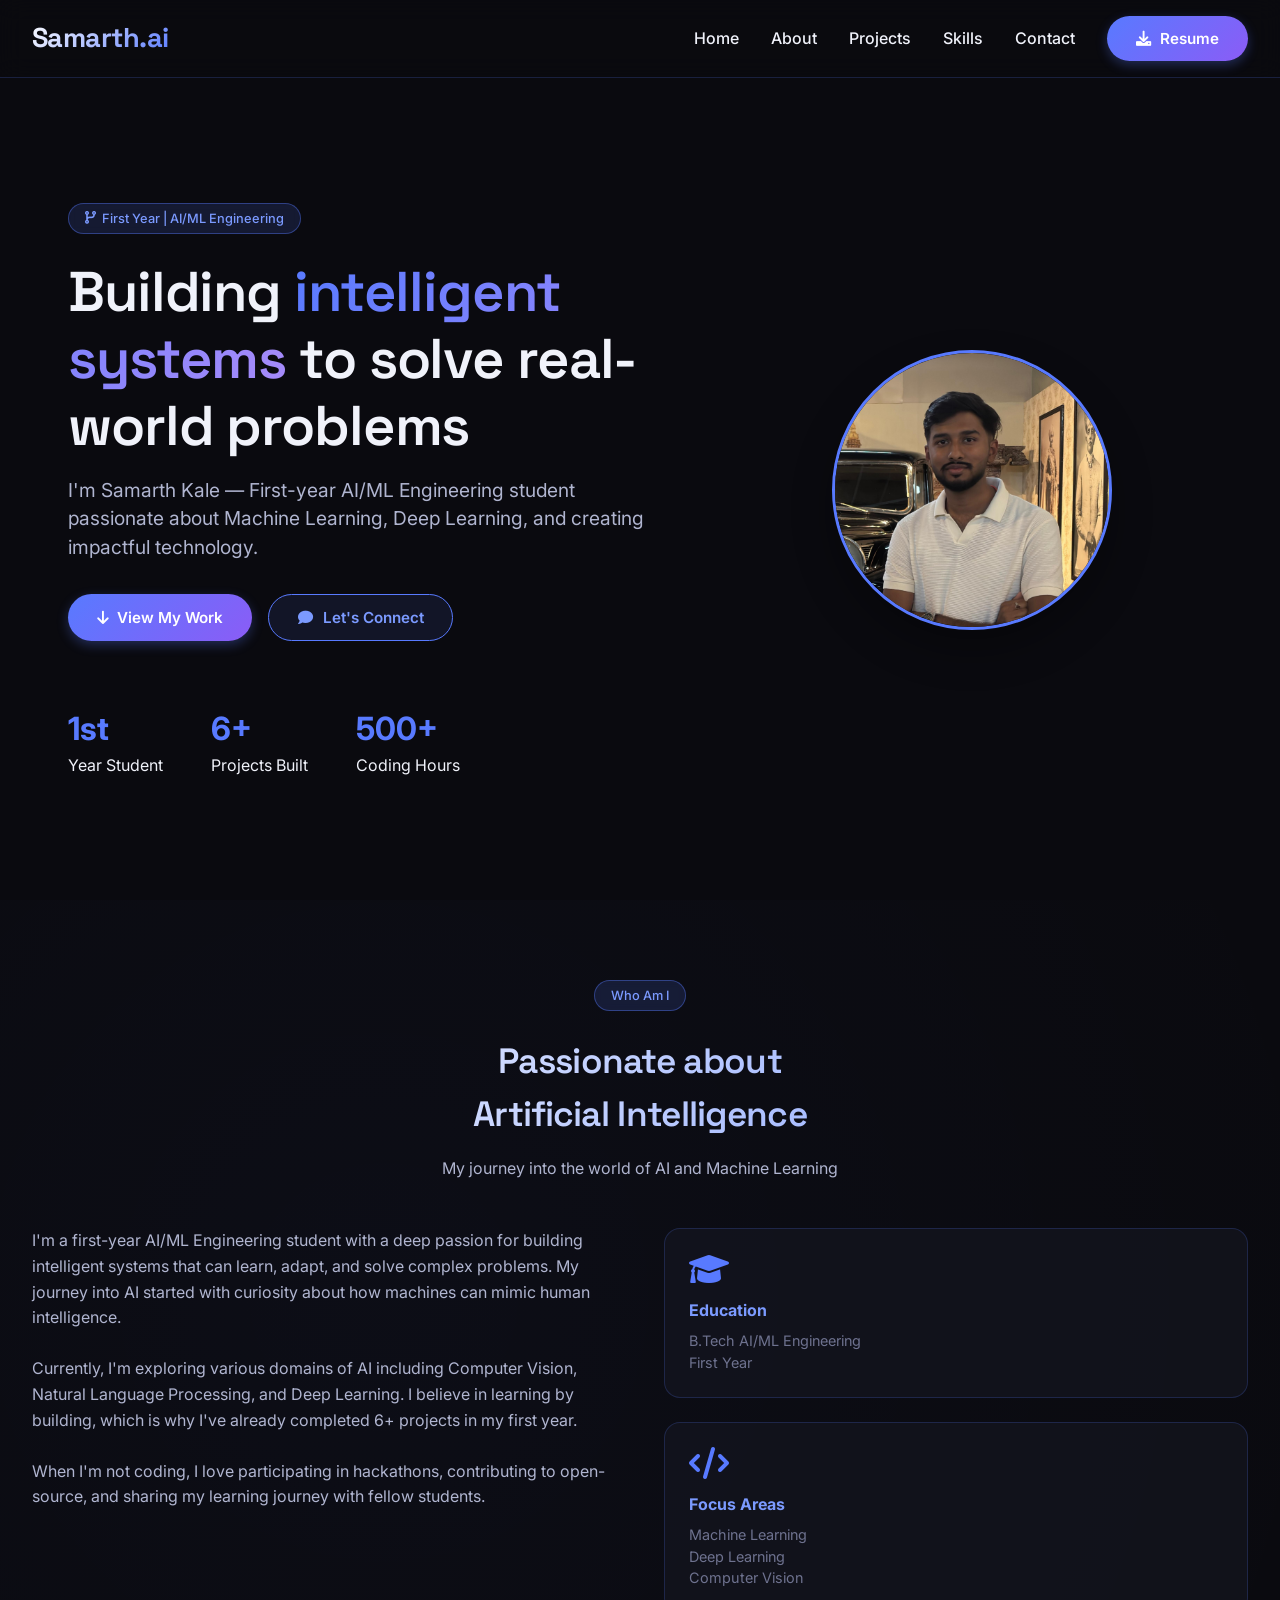
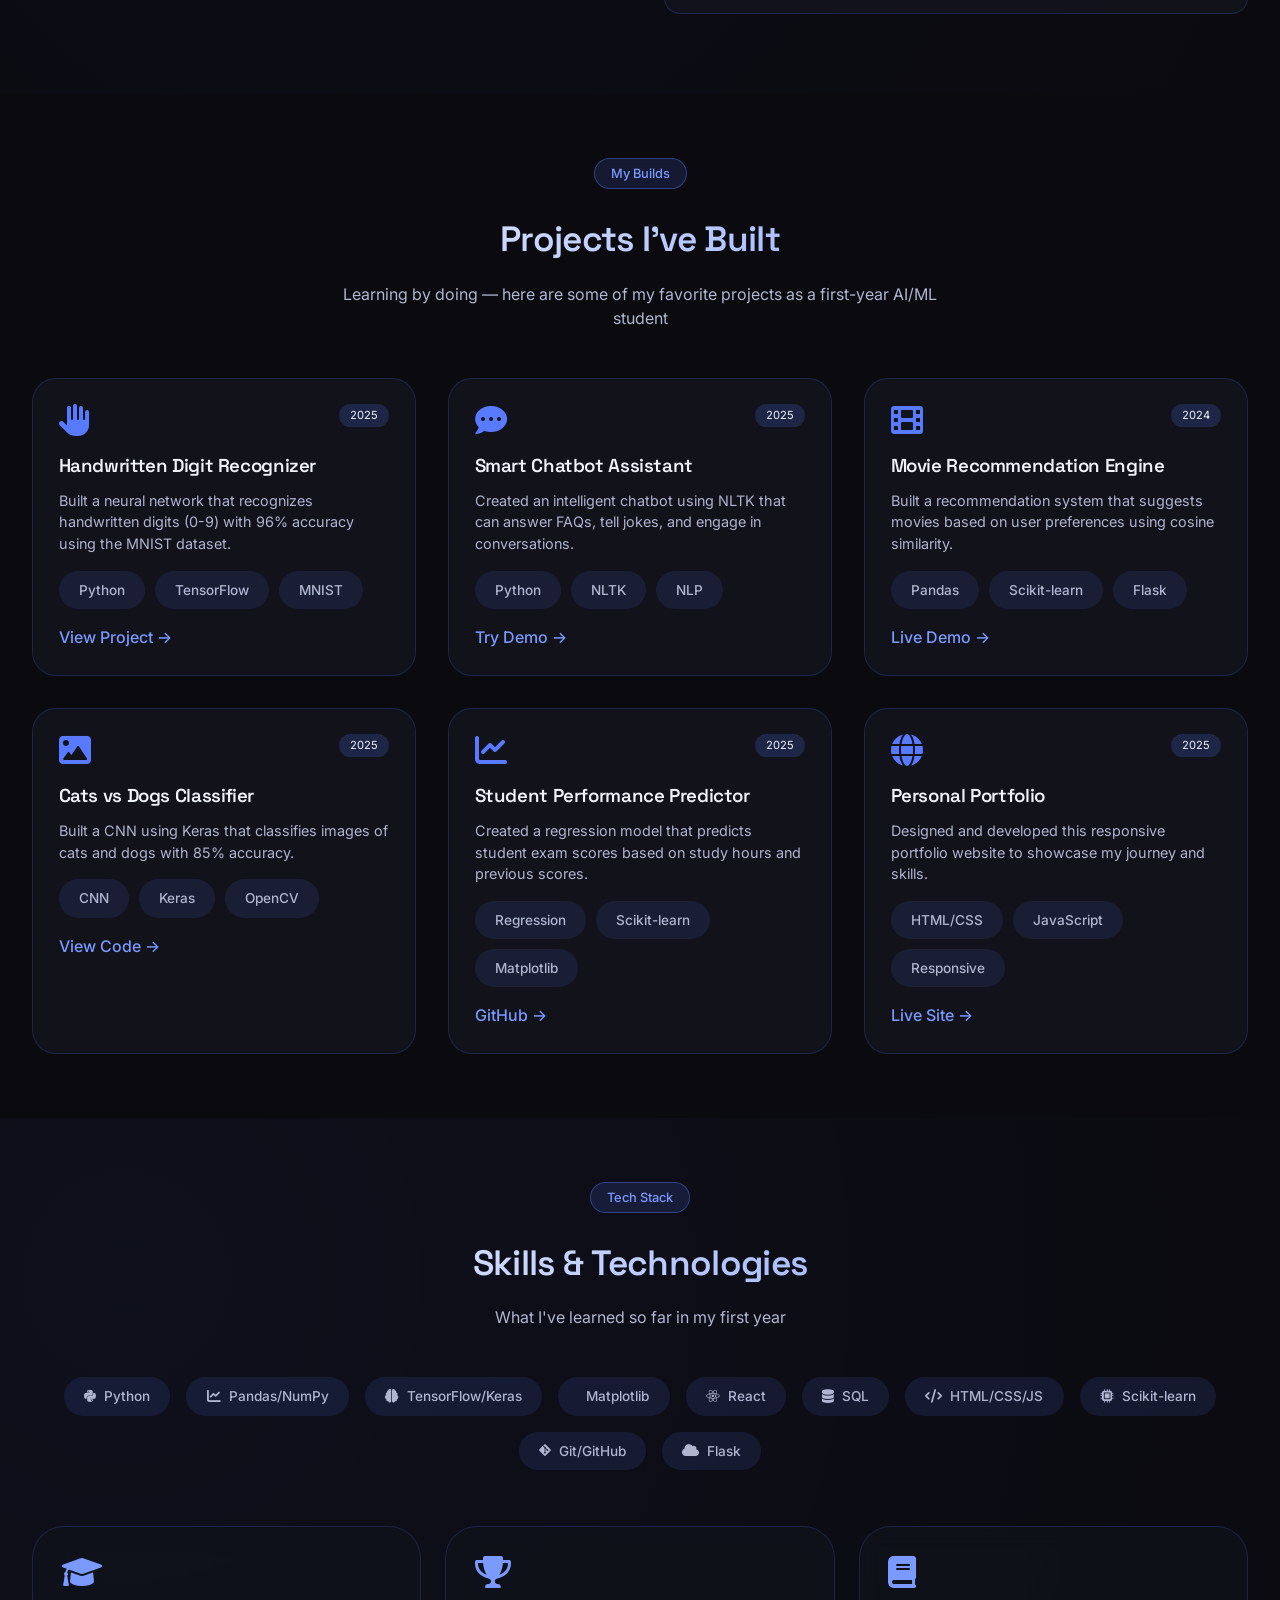
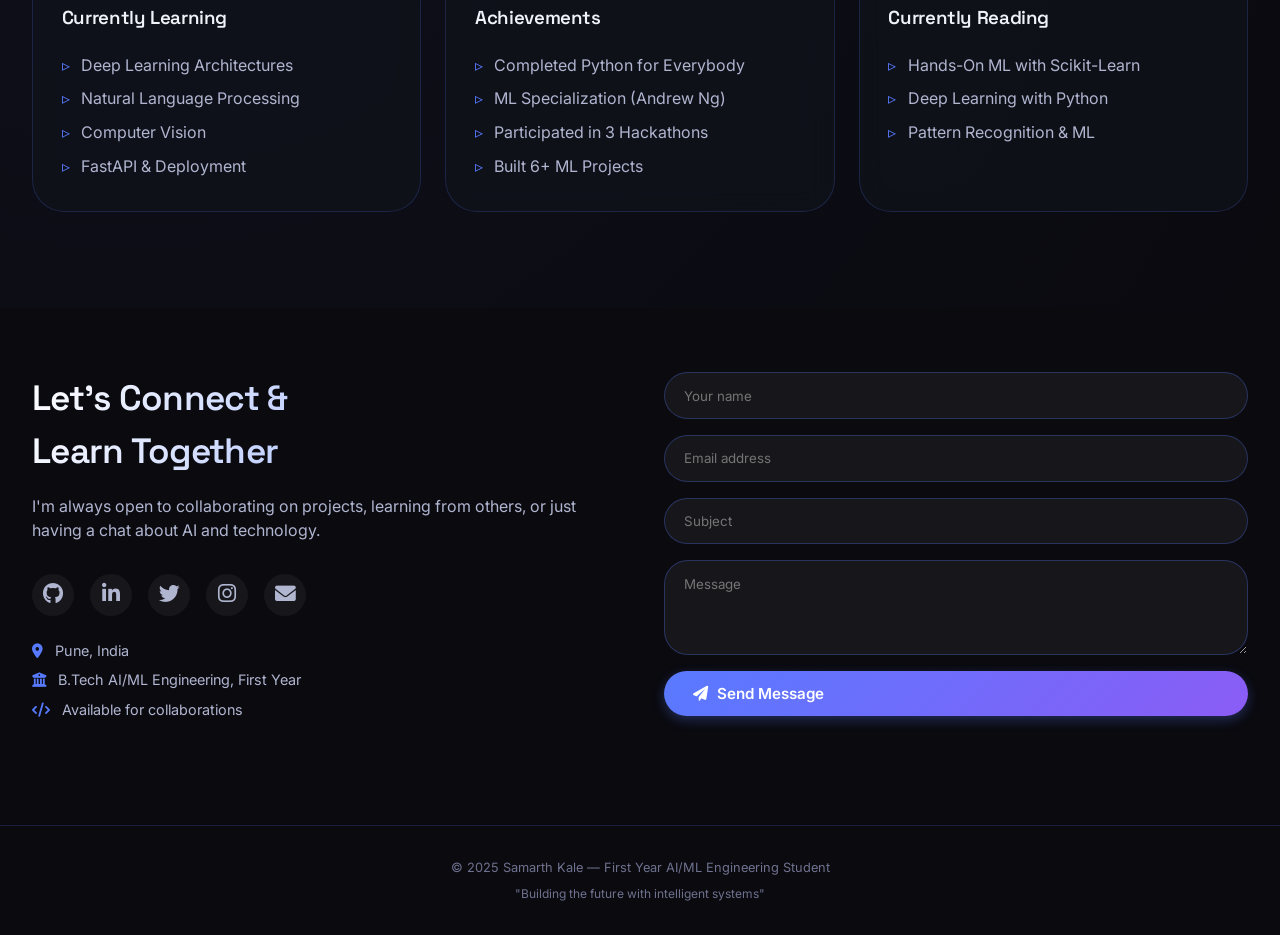
<file: index.html>
<!DOCTYPE html>
<html lang="en">
<head>
  <meta charset="UTF-8">
  <meta name="viewport" content="width=device-width, initial-scale=1.0">
  <title>Samarth Kale | AI/ML Engineering Student</title>
  <link rel="preconnect" href="https://fonts.googleapis.com">
  <link rel="preconnect" href="https://fonts.gstatic.com" crossorigin>
  <link href="https://fonts.googleapis.com/css2?family=Inter:opsz,wght@14..32,300;14..32,400;14..32,500;14..32,600;14..32,700&family=Space+Grotesk:wght@400;500;600;700&display=swap" rel="stylesheet">
  <link rel="stylesheet" href="https://cdnjs.cloudflare.com/ajax/libs/font-awesome/6.0.0-beta3/css/all.min.css">
  <link rel="stylesheet" href="index.css">
  <link rel="stylesheet" href="app.css">
  <style>
    /* Emergency fixes */
    .hero-wrapper {
      display: flex !important;
      align-items: center !important;
      justify-content: space-between !important;
      gap: 4rem !important;
      flex-wrap: wrap !important;
    }
    .hero-content {
      flex: 1 !important;
      min-width: 280px !important;
    }
    .hero-photo {
      flex: 0.8 !important;
      min-width: 250px !important;
      display: flex !important;
      justify-content: center !important;
    }
    .photo-frame {
      width: 280px !important;
      height: 280px !important;
      border-radius: 50% !important;
      overflow: hidden !important;
      border: 3px solid #587aff !important;
      box-shadow: 0 20px 40px rgba(0,0,0,0.3) !important;
    }
    .photo-frame img {
      width: 100% !important;
      height: 100% !important;
      object-fit: cover !important;
    }
    @media (max-width: 768px) {
      .hero-wrapper { flex-direction: column-reverse !important; text-align: center !important; }
      .hero-content { text-align: center !important; }
      .hero-buttons { justify-content: center !important; }
      .stats { justify-content: center !important; }
      .photo-frame { width: 200px !important; height: 200px !important; }
    }
  </style>
</head>
<body>
  <nav>
    <div class="container nav-container">
      <div class="logo">Samarth.ai</div>
      <div class="nav-links">
        <a href="#home">Home</a>
        <a href="#about">About</a>
        <a href="#projects">Projects</a>
        <a href="#skills">Skills</a>
        <a href="#contact">Contact</a>
        <button class="btn btn-primary" id="resumeBtn"><i class="fas fa-download"></i> Resume</button>
      </div>
    </div>
  </nav>

  <main>
    <section id="home">
      <div class="container">
        <div class="hero-wrapper">
          <div class="hero-content">
            <div class="hero-badge"><i class="fas fa-code-branch"></i> First Year | AI/ML Engineering</div>
            <h1>Building <span class="gradient-text">intelligent systems</span> to solve real-world problems</h1>
            <p class="hero-subtitle">I'm Samarth Kale — First-year AI/ML Engineering student passionate about Machine Learning, Deep Learning, and creating impactful technology.</p>
            <div class="hero-buttons">
              <button class="btn btn-primary" id="projectCta"><i class="fas fa-arrow-down"></i> View My Work</button>
              <button class="btn btn-outline" id="contactCta"><i class="fas fa-comment"></i> Let's Connect</button>
            </div>
            <div class="stats">
              <div><span class="stat-number">1st</span><br>Year Student</div>
              <div><span class="stat-number">6+</span><br>Projects Built</div>
              <div><span class="stat-number">500+</span><br>Coding Hours</div>
            </div>
          </div>
          <div class="hero-photo">
            <div class="photo-frame">
              <img src="image.png" alt="Samarth Kale">
            </div>
          </div>
        </div>
      </div>
    </section>

    <!-- Rest of your sections (about, projects, skills, contact) remain the same -->
    <section id="about">
      <div class="container">
        <div class="section-header">
          <span class="hero-badge">Who Am I</span>
          <h2 class="section-title">Passionate about <br>Artificial Intelligence</h2>
          <p>My journey into the world of AI and Machine Learning</p>
        </div>
        
        <div class="about-content">
          <div class="about-text">
            <p>I'm a first-year AI/ML Engineering student with a deep passion for building intelligent systems that can learn, adapt, and solve complex problems. My journey into AI started with curiosity about how machines can mimic human intelligence.</p>
            <br>
            <p>Currently, I'm exploring various domains of AI including Computer Vision, Natural Language Processing, and Deep Learning. I believe in learning by building, which is why I've already completed 6+ projects in my first year.</p>
            <br>
            <p>When I'm not coding, I love participating in hackathons, contributing to open-source, and sharing my learning journey with fellow students.</p>
          </div>
          <div class="about-highlights">
            <div class="highlight-card">
              <i class="fas fa-graduation-cap"></i>
              <h4>Education</h4>
              <p>B.Tech AI/ML Engineering<br>First Year</p>
            </div>
            <div class="highlight-card">
              <i class="fas fa-code"></i>
              <h4>Focus Areas</h4>
              <p>Machine Learning<br>Deep Learning<br>Computer Vision</p>
            </div>
          </div>
        </div>
      </div>
    </section>

    <section id="projects">
      <div class="container">
        <div class="section-header">
          <span class="hero-badge">My Builds</span>
          <h2 class="section-title">Projects I've Built</h2>
          <p>Learning by doing — here are some of my favorite projects as a first-year AI/ML student</p>
        </div>
        
        <div class="projects-grid">
          <div class="project-card">
            <div class="project-content">
              <i class="fas fa-hand-paper project-icon"></i>
              <span class="project-year">2025</span>
              <h3>Handwritten Digit Recognizer</h3>
              <p>Built a neural network that recognizes handwritten digits (0-9) with 96% accuracy using the MNIST dataset.</p>
              <div class="project-tags">
                <span class="skill-tag">Python</span>
                <span class="skill-tag">TensorFlow</span>
                <span class="skill-tag">MNIST</span>
              </div>
              <a href="#" class="project-link">View Project →</a>
            </div>
          </div>
          
          <div class="project-card">
            <div class="project-content">
              <i class="fas fa-comment-dots project-icon"></i>
              <span class="project-year">2025</span>
              <h3>Smart Chatbot Assistant</h3>
              <p>Created an intelligent chatbot using NLTK that can answer FAQs, tell jokes, and engage in conversations.</p>
              <div class="project-tags">
                <span class="skill-tag">Python</span>
                <span class="skill-tag">NLTK</span>
                <span class="skill-tag">NLP</span>
              </div>
              <a href="#" class="project-link">Try Demo →</a>
            </div>
          </div>
          
          <div class="project-card">
            <div class="project-content">
              <i class="fas fa-film project-icon"></i>
              <span class="project-year">2024</span>
              <h3>Movie Recommendation Engine</h3>
              <p>Built a recommendation system that suggests movies based on user preferences using cosine similarity.</p>
              <div class="project-tags">
                <span class="skill-tag">Pandas</span>
                <span class="skill-tag">Scikit-learn</span>
                <span class="skill-tag">Flask</span>
              </div>
              <a href="#" class="project-link">Live Demo →</a>
            </div>
          </div>
          
          <div class="project-card">
            <div class="project-content">
              <i class="fas fa-image project-icon"></i>
              <span class="project-year">2025</span>
              <h3>Cats vs Dogs Classifier</h3>
              <p>Built a CNN using Keras that classifies images of cats and dogs with 85% accuracy.</p>
              <div class="project-tags">
                <span class="skill-tag">CNN</span>
                <span class="skill-tag">Keras</span>
                <span class="skill-tag">OpenCV</span>
              </div>
              <a href="#" class="project-link">View Code →</a>
            </div>
          </div>
          
          <div class="project-card">
            <div class="project-content">
              <i class="fas fa-chart-line project-icon"></i>
              <span class="project-year">2025</span>
              <h3>Student Performance Predictor</h3>
              <p>Created a regression model that predicts student exam scores based on study hours and previous scores.</p>
              <div class="project-tags">
                <span class="skill-tag">Regression</span>
                <span class="skill-tag">Scikit-learn</span>
                <span class="skill-tag">Matplotlib</span>
              </div>
              <a href="#" class="project-link">GitHub →</a>
            </div>
          </div>
          
          <div class="project-card">
            <div class="project-content">
              <i class="fas fa-globe project-icon"></i>
              <span class="project-year">2025</span>
              <h3>Personal Portfolio</h3>
              <p>Designed and developed this responsive portfolio website to showcase my journey and skills.</p>
              <div class="project-tags">
                <span class="skill-tag">HTML/CSS</span>
                <span class="skill-tag">JavaScript</span>
                <span class="skill-tag">Responsive</span>
              </div>
              <a href="#" class="project-link">Live Site →</a>
            </div>
          </div>
        </div>
      </div>
    </section>

    <section id="skills">
      <div class="container">
        <div class="section-header">
          <span class="hero-badge">Tech Stack</span>
          <h2 class="section-title">Skills & Technologies</h2>
          <p>What I've learned so far in my first year</p>
        </div>
        
        <div class="skills-cloud">
          <span class="skill-tag"><i class="fab fa-python"></i> Python</span>
          <span class="skill-tag"><i class="fas fa-chart-line"></i> Pandas/NumPy</span>
          <span class="skill-tag"><i class="fas fa-brain"></i> TensorFlow/Keras</span>
          <span class="skill-tag"><i class="fas fa-chart-simple"></i> Matplotlib</span>
          <span class="skill-tag"><i class="fab fa-react"></i> React</span>
          <span class="skill-tag"><i class="fas fa-database"></i> SQL</span>
          <span class="skill-tag"><i class="fas fa-code"></i> HTML/CSS/JS</span>
          <span class="skill-tag"><i class="fas fa-microchip"></i> Scikit-learn</span>
          <span class="skill-tag"><i class="fab fa-git-alt"></i> Git/GitHub</span>
          <span class="skill-tag"><i class="fas fa-cloud"></i> Flask</span>
        </div>
        
        <div class="learning-grid">
          <div class="glass-card learning-card">
            <i class="fas fa-graduation-cap"></i>
            <h3>Currently Learning</h3>
            <ul>
              <li>Deep Learning Architectures</li>
              <li>Natural Language Processing</li>
              <li>Computer Vision</li>
              <li>FastAPI & Deployment</li>
            </ul>
          </div>
          
          <div class="glass-card learning-card">
            <i class="fas fa-trophy"></i>
            <h3>Achievements</h3>
            <ul>
              <li>Completed Python for Everybody</li>
              <li>ML Specialization (Andrew Ng)</li>
              <li>Participated in 3 Hackathons</li>
              <li>Built 6+ ML Projects</li>
            </ul>
          </div>
          
          <div class="glass-card learning-card">
            <i class="fas fa-book"></i>
            <h3>Currently Reading</h3>
            <ul>
              <li>Hands-On ML with Scikit-Learn</li>
              <li>Deep Learning with Python</li>
              <li>Pattern Recognition & ML</li>
            </ul>
          </div>
        </div>
      </div>
    </section>

    <section id="contact">
      <div class="container contact-wrapper">
        <div class="contact-info">
          <h2 class="section-title">Let's Connect & <br>Learn Together</h2>
          <p>I'm always open to collaborating on projects, learning from others, or just having a chat about AI and technology.</p>
          <div class="social-links">
            <a href="#" class="social-icon"><i class="fab fa-github"></i></a>
            <a href="#" class="social-icon"><i class="fab fa-linkedin-in"></i></a>
            <a href="#" class="social-icon"><i class="fab fa-twitter"></i></a>
            <a href="#" class="social-icon"><i class="fab fa-instagram"></i></a>
            <a href="#" class="social-icon"><i class="fas fa-envelope"></i></a>
          </div>
          <div class="contact-extra">
            <p><i class="fas fa-map-marker-alt"></i> Pune, India</p>
            <p><i class="fas fa-university"></i> B.Tech AI/ML Engineering, First Year</p>
            <p><i class="fas fa-code"></i> Available for collaborations</p>
          </div>
        </div>
        
        <form id="contactForm" class="contact-form">
          <input type="text" placeholder="Your name" required>
          <input type="email" placeholder="Email address" required>
          <input type="text" placeholder="Subject">
          <textarea rows="4" placeholder="Message" required></textarea>
          <button type="submit" class="btn btn-primary"><i class="fas fa-paper-plane"></i> Send Message</button>
        </form>
      </div>
    </section>

    <footer>
      <div class="container">
        <p>© 2025 Samarth Kale — First Year AI/ML Engineering Student</p>
        <p class="footer-quote">"Building the future with intelligent systems"</p>
      </div>
    </footer>
  </main>

  <script src="portfolio.js"></script>
  <script>
    // Smooth scroll
    document.querySelectorAll('a[href^="#"]').forEach(anchor => {
      anchor.addEventListener('click', function(e) {
        e.preventDefault();
        const targetId = this.getAttribute('href');
        if (targetId === "#") return;
        const target = document.querySelector(targetId);
        if (target) {
          target.scrollIntoView({ behavior: 'smooth', block: 'start' });
        }
      });
    });

    // Button handlers
    document.getElementById('projectCta')?.addEventListener('click', () => {
      document.getElementById('projects')?.scrollIntoView({ behavior: 'smooth' });
    });
    document.getElementById('contactCta')?.addEventListener('click', () => {
      document.getElementById('contact')?.scrollIntoView({ behavior: 'smooth' });
    });
    document.getElementById('resumeBtn')?.addEventListener('click', () => {
      window.open('https://docs.google.com/document/d/1T1yh66OvrEfkvSwyMvteQrTf-Z5kQ701EvDrhrgV4bc/edit?usp=drivesdk', '_blank');
    });

    // Form handler
    const form = document.getElementById('contactForm');
    if (form) {
      form.addEventListener('submit', (e) => {
        e.preventDefault();
        alert("✨ Thanks for reaching out! Samarth will get back to you within 24 hours.");
        form.reset();
      });
    }
  </script>
</body>
</html>
</file>
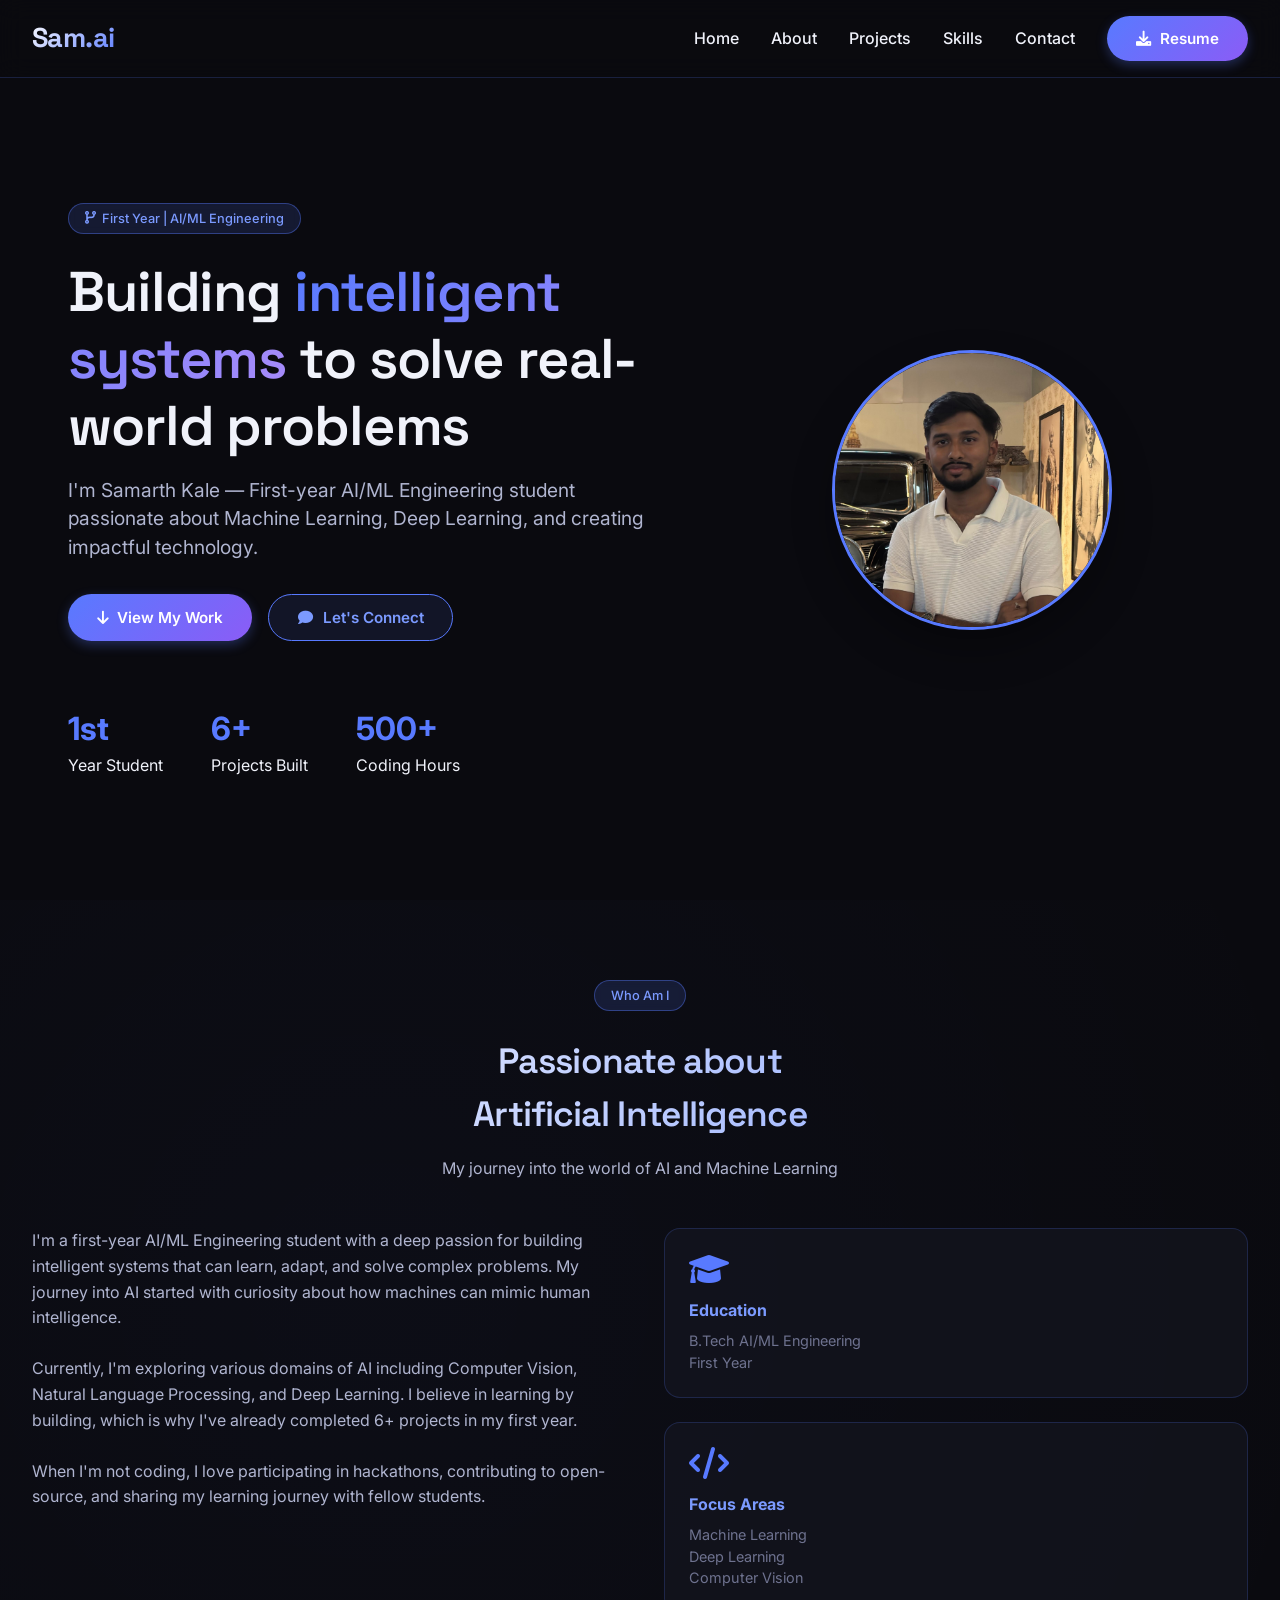
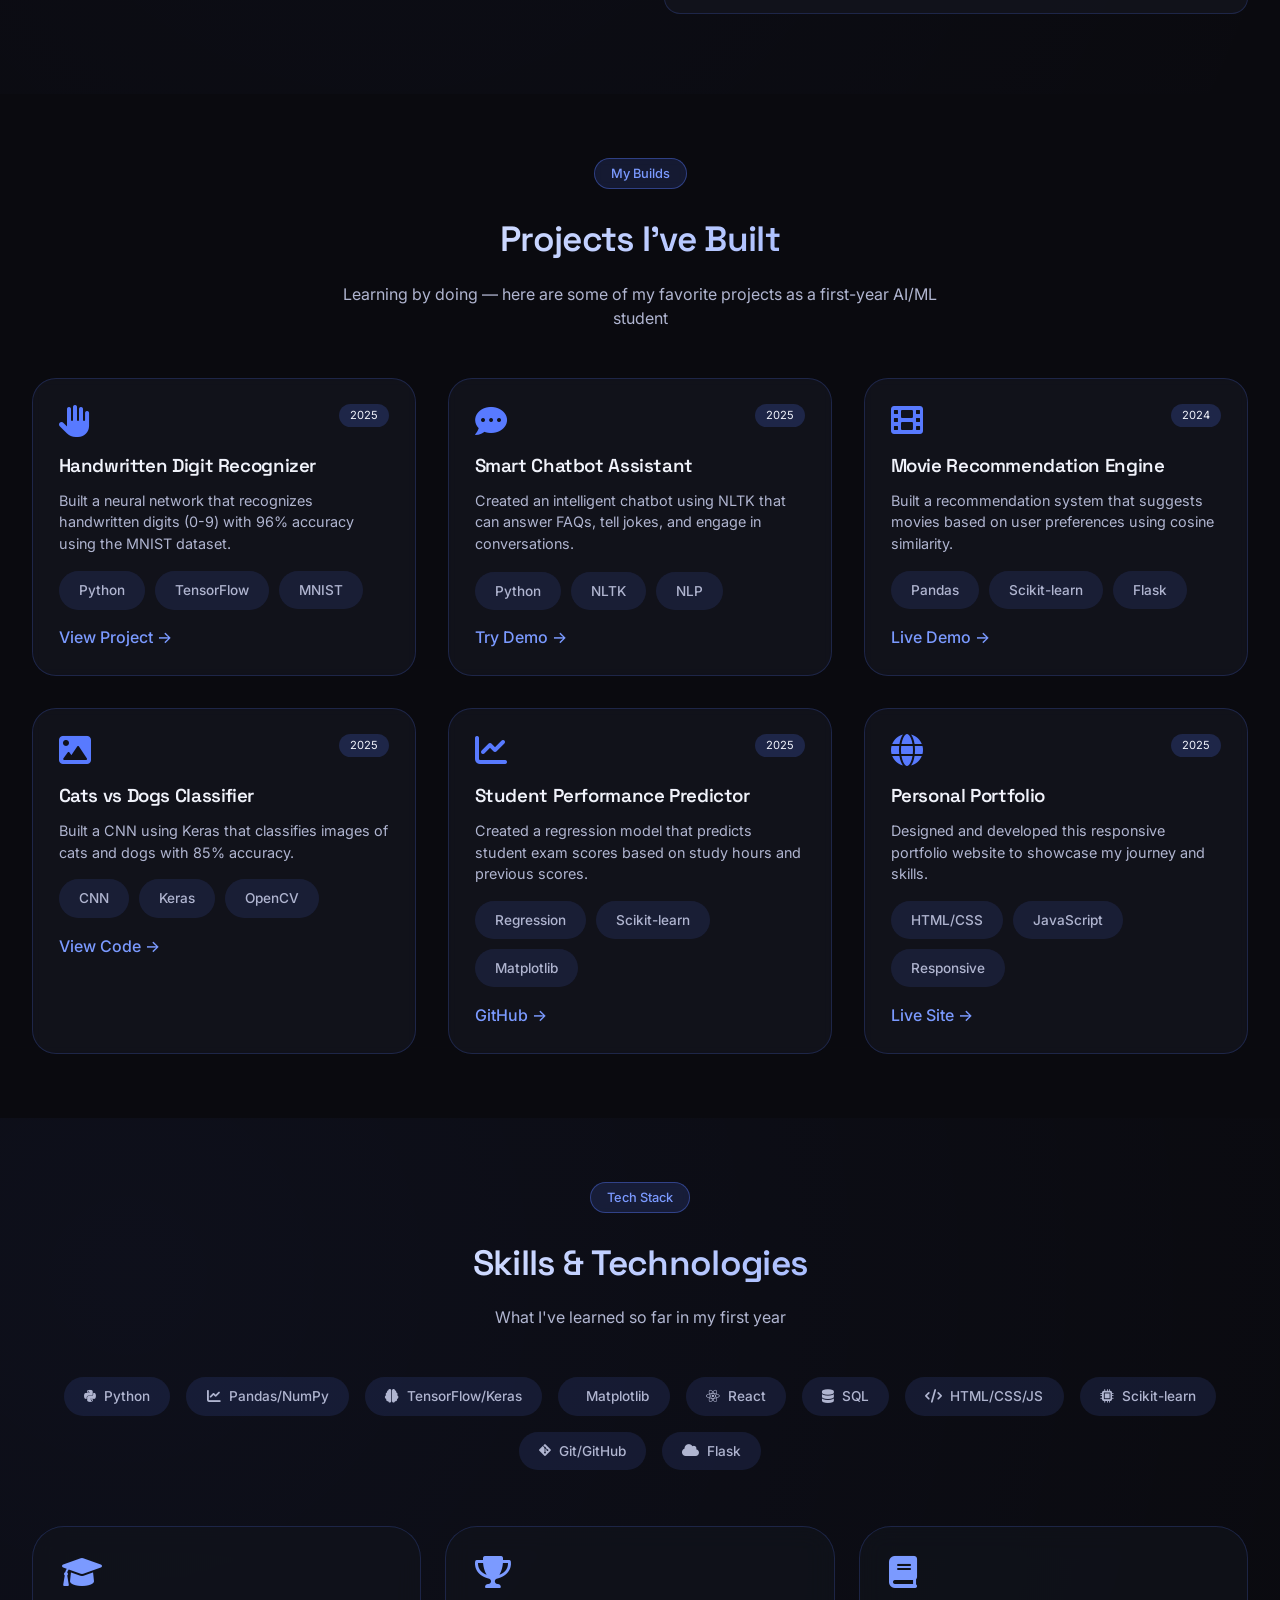
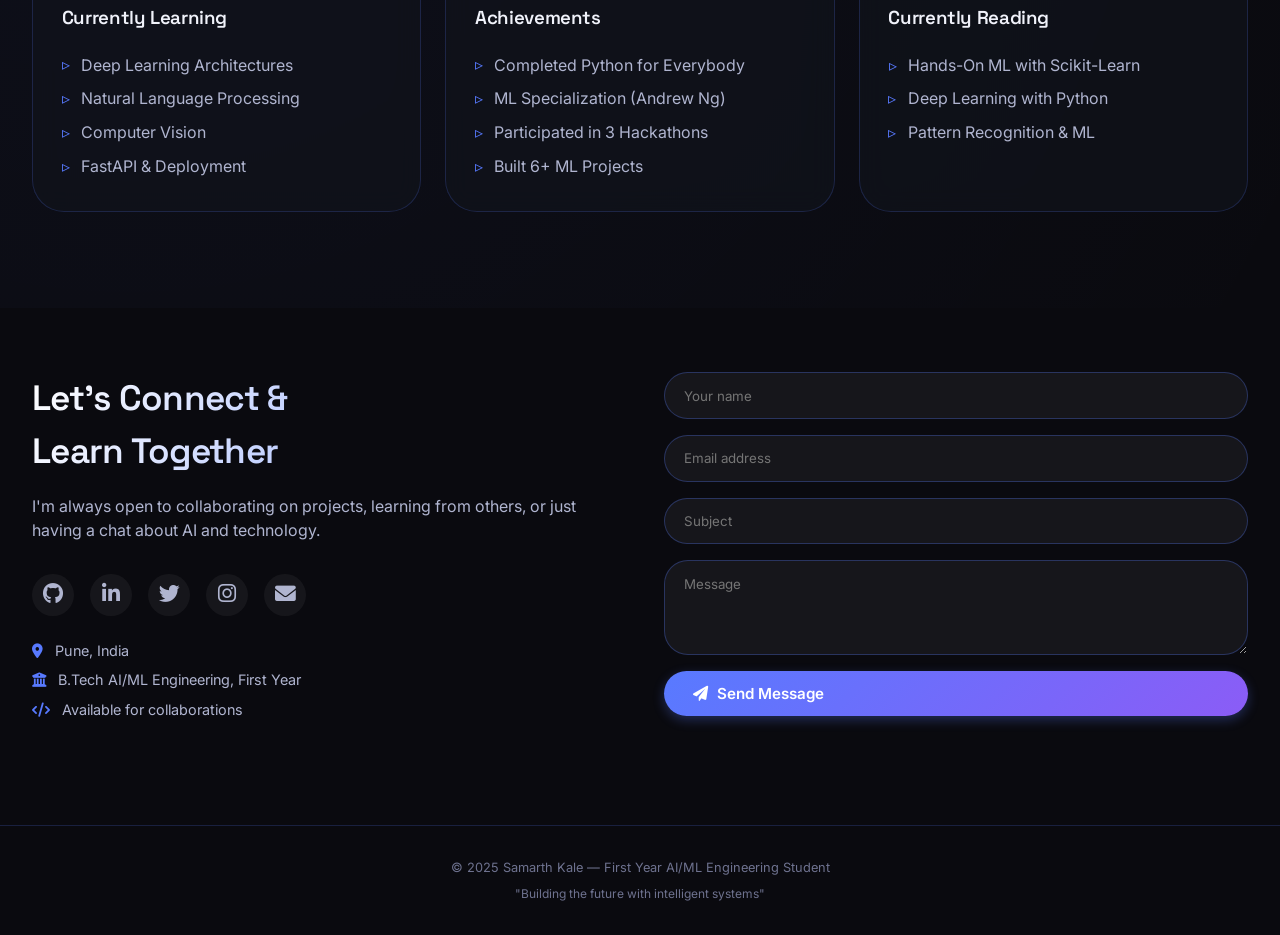
<file: portfolio.html>
<!DOCTYPE html>
<html lang="en">
<head>
  <meta charset="UTF-8">
  <meta name="viewport" content="width=device-width, initial-scale=1.0">
  <title>Samarth Kale | AI/ML Engineering Student</title>
  <link rel="preconnect" href="https://fonts.googleapis.com">
  <link rel="preconnect" href="https://fonts.gstatic.com" crossorigin>
  <link href="https://fonts.googleapis.com/css2?family=Inter:opsz,wght@14..32,300;14..32,400;14..32,500;14..32,600;14..32,700&family=Space+Grotesk:wght@400;500;600;700&display=swap" rel="stylesheet">
  <link rel="stylesheet" href="https://cdnjs.cloudflare.com/ajax/libs/font-awesome/6.0.0-beta3/css/all.min.css">
  <link rel="stylesheet" href="index.css">
  <link rel="stylesheet" href="app.css">
  <style>
    /* Emergency fixes - in case external CSS fails */
    .hero-wrapper {
      display: flex !important;
      align-items: center !important;
      justify-content: space-between !important;
      gap: 4rem !important;
      flex-wrap: wrap !important;
    }
    .hero-content {
      flex: 1 !important;
      min-width: 280px !important;
    }
    .hero-photo {
      flex: 0.8 !important;
      min-width: 250px !important;
      display: flex !important;
      justify-content: center !important;
    }
    .photo-frame {
      width: 280px !important;
      height: 280px !important;
      border-radius: 50% !important;
      overflow: hidden !important;
      border: 3px solid #587aff !important;
      box-shadow: 0 20px 40px rgba(0,0,0,0.3) !important;
    }
    .photo-frame img {
      width: 100% !important;
      height: 100% !important;
      object-fit: cover !important;
    }
    @media (max-width: 768px) {
      .hero-wrapper { flex-direction: column-reverse !important; text-align: center !important; }
      .hero-content { text-align: center !important; }
      .hero-buttons { justify-content: center !important; }
      .stats { justify-content: center !important; }
      .photo-frame { width: 200px !important; height: 200px !important; }
    }
  </style>
</head>
<body>
  <!-- Navigation -->
  <nav>
    <div class="container nav-container">
      <div class="logo">Sam.ai</div>
      <div class="nav-links">
        <a href="#home">Home</a>
        <a href="#about">About</a>
        <a href="#projects">Projects</a>
        <a href="#skills">Skills</a>
        <a href="#contact">Contact</a>
        <button class="btn btn-primary" id="resumeBtn"><i class="fas fa-download"></i> Resume</button>
      </div>
    </div>
  </nav>

  <main>
    <!-- Hero Section with Photo -->
    <section id="home">
      <div class="container">
        <div class="hero-wrapper">
          <div class="hero-content">
            <div class="hero-badge"><i class="fas fa-code-branch"></i> First Year | AI/ML Engineering</div>
            <h1>Building <span class="gradient-text">intelligent systems</span> to solve real-world problems</h1>
            <p class="hero-subtitle">I'm Samarth Kale — First-year AI/ML Engineering student passionate about Machine Learning, Deep Learning, and creating impactful technology.</p>
            <div class="hero-buttons">
              <button class="btn btn-primary" id="projectCta"><i class="fas fa-arrow-down"></i> View My Work</button>
              <button class="btn btn-outline" id="contactCta"><i class="fas fa-comment"></i> Let's Connect</button>
            </div>
            <div class="stats">
              <div><span class="stat-number">1st</span><br>Year Student</div>
              <div><span class="stat-number">6+</span><br>Projects Built</div>
              <div><span class="stat-number">500+</span><br>Coding Hours</div>
            </div>
          </div>
          <div class="hero-photo">
            <div class="photo-frame">
              <!-- Placeholder avatar until you add your photo -->
              <img src="samarth-photo.jpg" alt="Samarth Kale">
              <!-- REPLACE ABOVE DIV WITH THIS WHEN YOU ADD YOUR PHOTO:
              <img src="samarth-photo.jpg" alt="Samarth Kale">
              -->
            </div>
          </div>
        </div>
      </div>
    </section>

    <!-- About Section -->
    <section id="about">
      <div class="container">
        <div class="section-header">
          <span class="hero-badge">Who Am I</span>
          <h2 class="section-title">Passionate about <br>Artificial Intelligence</h2>
          <p>My journey into the world of AI and Machine Learning</p>
        </div>
        
        <div class="about-content">
          <div class="about-text">
            <p>I'm a first-year AI/ML Engineering student with a deep passion for building intelligent systems that can learn, adapt, and solve complex problems. My journey into AI started with curiosity about how machines can mimic human intelligence.</p>
            <br>
            <p>Currently, I'm exploring various domains of AI including Computer Vision, Natural Language Processing, and Deep Learning. I believe in learning by building, which is why I've already completed 6+ projects in my first year.</p>
            <br>
            <p>When I'm not coding, I love participating in hackathons, contributing to open-source, and sharing my learning journey with fellow students.</p>
          </div>
          <div class="about-highlights">
            <div class="highlight-card">
              <i class="fas fa-graduation-cap"></i>
              <h4>Education</h4>
              <p>B.Tech AI/ML Engineering<br>First Year</p>
            </div>
            <div class="highlight-card">
              <i class="fas fa-code"></i>
              <h4>Focus Areas</h4>
              <p>Machine Learning<br>Deep Learning<br>Computer Vision</p>
            </div>
          </div>
        </div>
      </div>
    </section>

    <!-- Projects Section -->
    <section id="projects">
      <div class="container">
        <div class="section-header">
          <span class="hero-badge">My Builds</span>
          <h2 class="section-title">Projects I've Built</h2>
          <p>Learning by doing — here are some of my favorite projects as a first-year AI/ML student</p>
        </div>
        
        <div class="projects-grid">
          <div class="project-card">
            <div class="project-content">
              <i class="fas fa-hand-paper project-icon"></i>
              <span class="project-year">2025</span>
              <h3>Handwritten Digit Recognizer</h3>
              <p>Built a neural network that recognizes handwritten digits (0-9) with 96% accuracy using the MNIST dataset.</p>
              <div class="project-tags">
                <span class="skill-tag">Python</span>
                <span class="skill-tag">TensorFlow</span>
                <span class="skill-tag">MNIST</span>
              </div>
              <a href="#" class="project-link">View Project →</a>
            </div>
          </div>
          
          <div class="project-card">
            <div class="project-content">
              <i class="fas fa-comment-dots project-icon"></i>
              <span class="project-year">2025</span>
              <h3>Smart Chatbot Assistant</h3>
              <p>Created an intelligent chatbot using NLTK that can answer FAQs, tell jokes, and engage in conversations.</p>
              <div class="project-tags">
                <span class="skill-tag">Python</span>
                <span class="skill-tag">NLTK</span>
                <span class="skill-tag">NLP</span>
              </div>
              <a href="#" class="project-link">Try Demo →</a>
            </div>
          </div>
          
          <div class="project-card">
            <div class="project-content">
              <i class="fas fa-film project-icon"></i>
              <span class="project-year">2024</span>
              <h3>Movie Recommendation Engine</h3>
              <p>Built a recommendation system that suggests movies based on user preferences using cosine similarity.</p>
              <div class="project-tags">
                <span class="skill-tag">Pandas</span>
                <span class="skill-tag">Scikit-learn</span>
                <span class="skill-tag">Flask</span>
              </div>
              <a href="#" class="project-link">Live Demo →</a>
            </div>
          </div>
          
          <div class="project-card">
            <div class="project-content">
              <i class="fas fa-image project-icon"></i>
              <span class="project-year">2025</span>
              <h3>Cats vs Dogs Classifier</h3>
              <p>Built a CNN using Keras that classifies images of cats and dogs with 85% accuracy.</p>
              <div class="project-tags">
                <span class="skill-tag">CNN</span>
                <span class="skill-tag">Keras</span>
                <span class="skill-tag">OpenCV</span>
              </div>
              <a href="#" class="project-link">View Code →</a>
            </div>
          </div>
          
          <div class="project-card">
            <div class="project-content">
              <i class="fas fa-chart-line project-icon"></i>
              <span class="project-year">2025</span>
              <h3>Student Performance Predictor</h3>
              <p>Created a regression model that predicts student exam scores based on study hours and previous scores.</p>
              <div class="project-tags">
                <span class="skill-tag">Regression</span>
                <span class="skill-tag">Scikit-learn</span>
                <span class="skill-tag">Matplotlib</span>
              </div>
              <a href="#" class="project-link">GitHub →</a>
            </div>
          </div>
          
          <div class="project-card">
            <div class="project-content">
              <i class="fas fa-globe project-icon"></i>
              <span class="project-year">2025</span>
              <h3>Personal Portfolio</h3>
              <p>Designed and developed this responsive portfolio website to showcase my journey and skills.</p>
              <div class="project-tags">
                <span class="skill-tag">HTML/CSS</span>
                <span class="skill-tag">JavaScript</span>
                <span class="skill-tag">Responsive</span>
              </div>
              <a href="#" class="project-link">Live Site →</a>
            </div>
          </div>
        </div>
      </div>
    </section>

    <!-- Skills Section -->
    <section id="skills">
      <div class="container">
        <div class="section-header">
          <span class="hero-badge">Tech Stack</span>
          <h2 class="section-title">Skills & Technologies</h2>
          <p>What I've learned so far in my first year</p>
        </div>
        
        <div class="skills-cloud">
          <span class="skill-tag"><i class="fab fa-python"></i> Python</span>
          <span class="skill-tag"><i class="fas fa-chart-line"></i> Pandas/NumPy</span>
          <span class="skill-tag"><i class="fas fa-brain"></i> TensorFlow/Keras</span>
          <span class="skill-tag"><i class="fas fa-chart-simple"></i> Matplotlib</span>
          <span class="skill-tag"><i class="fab fa-react"></i> React</span>
          <span class="skill-tag"><i class="fas fa-database"></i> SQL</span>
          <span class="skill-tag"><i class="fas fa-code"></i> HTML/CSS/JS</span>
          <span class="skill-tag"><i class="fas fa-microchip"></i> Scikit-learn</span>
          <span class="skill-tag"><i class="fab fa-git-alt"></i> Git/GitHub</span>
          <span class="skill-tag"><i class="fas fa-cloud"></i> Flask</span>
        </div>
        
        <div class="learning-grid">
          <div class="glass-card learning-card">
            <i class="fas fa-graduation-cap"></i>
            <h3>Currently Learning</h3>
            <ul>
              <li>Deep Learning Architectures</li>
              <li>Natural Language Processing</li>
              <li>Computer Vision</li>
              <li>FastAPI & Deployment</li>
            </ul>
          </div>
          
          <div class="glass-card learning-card">
            <i class="fas fa-trophy"></i>
            <h3>Achievements</h3>
            <ul>
              <li>Completed Python for Everybody</li>
              <li>ML Specialization (Andrew Ng)</li>
              <li>Participated in 3 Hackathons</li>
              <li>Built 6+ ML Projects</li>
            </ul>
          </div>
          
          <div class="glass-card learning-card">
            <i class="fas fa-book"></i>
            <h3>Currently Reading</h3>
            <ul>
              <li>Hands-On ML with Scikit-Learn</li>
              <li>Deep Learning with Python</li>
              <li>Pattern Recognition & ML</li>
            </ul>
          </div>
        </div>
      </div>
    </section>

    <!-- Contact Section -->
    <section id="contact">
      <div class="container contact-wrapper">
        <div class="contact-info">
          <h2 class="section-title">Let's Connect & <br>Learn Together</h2>
          <p>I'm always open to collaborating on projects, learning from others, or just having a chat about AI and technology.</p>
          <div class="social-links">
            <a href="#" class="social-icon"><i class="fab fa-github"></i></a>
            <a href="#" class="social-icon"><i class="fab fa-linkedin-in"></i></a>
            <a href="#" class="social-icon"><i class="fab fa-twitter"></i></a>
            <a href="#" class="social-icon"><i class="fab fa-instagram"></i></a>
            <a href="#" class="social-icon"><i class="fas fa-envelope"></i></a>
          </div>
          <div class="contact-extra">
            <p><i class="fas fa-map-marker-alt"></i> Pune, India</p>
            <p><i class="fas fa-university"></i> B.Tech AI/ML Engineering, First Year</p>
            <p><i class="fas fa-code"></i> Available for collaborations</p>
          </div>
        </div>
        
        <form id="contactForm" class="contact-form">
          <input type="text" placeholder="Your name" required>
          <input type="email" placeholder="Email address" required>
          <input type="text" placeholder="Subject">
          <textarea rows="4" placeholder="Message" required></textarea>
          <button type="submit" class="btn btn-primary"><i class="fas fa-paper-plane"></i> Send Message</button>
        </form>
      </div>
    </section>

    <footer>
      <div class="container">
        <p>© 2025 Samarth Kale — First Year AI/ML Engineering Student</p>
        <p class="footer-quote">"Building the future with intelligent systems"</p>
      </div>
    </footer>
  </main>

  <script src="portfolio.js"></script>
</body>
</html>
</file>
<file: index.css>
* {
  margin: 0;
  padding: 0;
  box-sizing: border-box;
}

:root {
  --bg-deep: #0a0a0f;
  --bg-surface: #111116;
  --bg-card: rgba(20, 22, 32, 0.7);
  --border-glow: rgba(88, 130, 255, 0.25);
  --primary: #587aff;
  --primary-light: #7b9aff;
  --primary-glow: rgba(88, 122, 255, 0.4);
  --text-primary: #f0f2fa;
  --text-secondary: #b0b5d0;
  --text-muted: #6e728f;
  --success: #2ad4a6;
  --warning: #ffbc6e;
  --gradient-1: linear-gradient(135deg, #587aff 0%, #8b5cf6 100%);
  --shadow-sm: 0 8px 20px rgba(0, 0, 0, 0.4);
  --shadow-glow: 0 0 12px rgba(88, 122, 255, 0.3);
}

body {
  font-family: 'Inter', sans-serif;
  background-color: var(--bg-deep);
  color: var(--text-primary);
  line-height: 1.5;
  scroll-behavior: smooth;
  overflow-x: hidden;
}

::-webkit-scrollbar {
  width: 8px;
}

::-webkit-scrollbar-track {
  background: #1a1a24;
}

::-webkit-scrollbar-thumb {
  background: var(--primary);
  border-radius: 10px;
}

.container {
  max-width: 1280px;
  margin: 0 auto;
  padding: 0 2rem;
}

h1, h2, h3, .logo {
  font-family: 'Space Grotesk', monospace;
  font-weight: 600;
  letter-spacing: -0.02em;
}

section {
  position: relative;
}

.gradient-text {
  background: linear-gradient(120deg, #587aff, #a78bfa);
  -webkit-background-clip: text;
  background-clip: text;
  color: transparent;
}
</file>
<file: app.css>
/* Navigation */
nav {
  position: fixed;
  top: 0;
  width: 100%;
  z-index: 1000;
  backdrop-filter: blur(12px);
  background: rgba(10, 10, 15, 0.7);
  border-bottom: 1px solid rgba(88, 122, 255, 0.2);
}

.nav-container {
  display: flex;
  justify-content: space-between;
  align-items: center;
  padding: 1rem 2rem;
}

.logo {
  font-size: 1.7rem;
  font-weight: 700;
  background: linear-gradient(135deg, #fff, #587aff);
  -webkit-background-clip: text;
  background-clip: text;
  color: transparent;
}

.nav-links {
  display: flex;
  gap: 2rem;
  align-items: center;
}

.nav-links a {
  color: #f0f2fa;
  text-decoration: none;
  font-weight: 500;
  transition: color 0.2s;
}

.nav-links a:hover {
  color: #7b9aff;
}

/* Buttons */
.btn {
  display: inline-flex;
  align-items: center;
  gap: 0.6rem;
  padding: 0.8rem 1.8rem;
  border-radius: 2.5rem;
  font-weight: 600;
  font-size: 0.95rem;
  transition: all 0.2s ease;
  cursor: pointer;
  border: none;
  font-family: inherit;
}

.btn-primary {
  background: linear-gradient(135deg, #587aff 0%, #8b5cf6 100%);
  color: white;
  box-shadow: 0 4px 12px rgba(88, 122, 255, 0.3);
}

.btn-primary:hover {
  transform: translateY(-3px);
  filter: brightness(1.05);
  box-shadow: 0 8px 20px rgba(88, 122, 255, 0.4);
}

.btn-outline {
  border: 1.5px solid #587aff;
  color: #7b9aff;
  background: rgba(88, 122, 255, 0.1);
}

.btn-outline:hover {
  background: rgba(88, 122, 255, 0.2);
  transform: translateY(-2px);
}

/* Hero Section */
#home {
  min-height: 100vh;
  display: flex;
  align-items: center;
  padding-top: 5rem;
}

.hero-wrapper {
  display: flex;
  align-items: center;
  justify-content: space-between;
  gap: 4rem;
  flex-wrap: wrap;
}

.hero-content {
  flex: 1;
  min-width: 280px;
}

.hero-photo {
  flex: 0.8;
  min-width: 250px;
  display: flex;
  justify-content: center;
}

.photo-frame {
  width: 280px;
  height: 280px;
  border-radius: 50%;
  overflow: hidden;
  border: 3px solid #587aff;
  box-shadow: 0 20px 40px rgba(0, 0, 0, 0.3);
  transition: all 0.3s ease;
}

.photo-frame:hover {
  transform: scale(1.02);
  box-shadow: 0 0 30px rgba(88, 122, 255, 0.3);
}

.photo-frame img {
  width: 100%;
  height: 100%;
  object-fit: cover;
}

.hero-badge {
  display: inline-flex;
  align-items: center;
  gap: 6px;
  background: rgba(88, 122, 255, 0.15);
  backdrop-filter: blur(4px);
  border-radius: 40px;
  padding: 0.3rem 1rem;
  font-size: 0.8rem;
  font-weight: 500;
  border: 1px solid rgba(88, 122, 255, 0.4);
  color: #7b9aff;
  margin-bottom: 1.5rem;
}

#home h1 {
  font-size: 3.5rem;
  line-height: 1.2;
  margin-bottom: 1rem;
  max-width: 800px;
}

.gradient-text {
  background: linear-gradient(120deg, #587aff, #a78bfa);
  -webkit-background-clip: text;
  background-clip: text;
  color: transparent;
}

.hero-subtitle {
  font-size: 1.2rem;
  color: #b0b5d0;
  max-width: 600px;
  margin-bottom: 2rem;
}

.hero-buttons {
  display: flex;
  gap: 1rem;
  flex-wrap: wrap;
  margin-bottom: 4rem;
}

.stats {
  display: flex;
  gap: 3rem;
  flex-wrap: wrap;
}

.stat-number {
  font-size: 2rem;
  font-weight: 700;
  color: #587aff;
}

/* About Section */
#about {
  padding: 5rem 0;
  background: radial-gradient(circle at 30% 50%, rgba(88, 122, 255, 0.03), transparent);
}

.about-content {
  display: grid;
  grid-template-columns: 1fr 1fr;
  gap: 3rem;
  margin-top: 2rem;
}

.about-text {
  color: #b0b5d0;
  line-height: 1.6;
}

.about-highlights {
  display: flex;
  flex-direction: column;
  gap: 1.5rem;
}

.highlight-card {
  background: rgba(20, 22, 32, 0.7);
  border-radius: 1rem;
  padding: 1.5rem;
  border: 1px solid rgba(88, 122, 255, 0.2);
  transition: all 0.3s ease;
}

.highlight-card:hover {
  transform: translateX(5px);
  border-color: #587aff;
}

.highlight-card i {
  font-size: 2rem;
  color: #587aff;
  margin-bottom: 0.8rem;
}

.highlight-card h4 {
  margin-bottom: 0.5rem;
  color: #7b9aff;
}

.highlight-card p {
  color: #6e728f;
  font-size: 0.9rem;
}

/* Projects Section */
#projects {
  padding: 4rem 0;
}

.section-header {
  text-align: center;
  margin-bottom: 3rem;
}

.section-title {
  font-size: 2.2rem;
  margin-bottom: 1rem;
  background: linear-gradient(120deg, #fff, #7b9aff);
  background-clip: text;
  -webkit-background-clip: text;
  color: transparent;
}

.section-header p {
  color: #b0b5d0;
  max-width: 650px;
  margin: 0 auto;
}

.projects-grid {
  display: grid;
  grid-template-columns: repeat(auto-fit, minmax(320px, 1fr));
  gap: 2rem;
}

.project-card {
  background: rgba(20, 22, 32, 0.7);
  border-radius: 1.5rem;
  overflow: hidden;
  transition: all 0.25s ease;
  border: 1px solid rgba(88, 122, 255, 0.2);
  backdrop-filter: blur(4px);
}

.project-card:hover {
  transform: translateY(-8px);
  border-color: #587aff;
  box-shadow: 0 20px 30px -12px rgba(0, 0, 0, 0.5);
}

.project-content {
  padding: 1.6rem;
}

.project-icon {
  font-size: 2rem;
  color: #587aff;
  margin-bottom: 1rem;
  display: inline-block;
}

.project-year {
  float: right;
  background: rgba(88, 122, 255, 0.2);
  padding: 0.2rem 0.7rem;
  border-radius: 30px;
  font-size: 0.7rem;
}

.project-card h3 {
  margin-bottom: 0.6rem;
}

.project-card p {
  color: #b0b5d0;
  font-size: 0.9rem;
  margin-bottom: 1rem;
}

.project-tags {
  display: flex;
  gap: 0.6rem;
  flex-wrap: wrap;
  margin: 1rem 0;
}

.skill-tag {
  background: rgba(88, 122, 255, 0.12);
  border-radius: 2rem;
  padding: 0.5rem 1.2rem;
  font-size: 0.85rem;
  font-weight: 500;
  color: #b0b5d0;
  transition: all 0.2s;
  border: 1px solid transparent;
  display: inline-flex;
  align-items: center;
  gap: 0.5rem;
}

.skill-tag:hover {
  border-color: #587aff;
  color: white;
  transform: translateY(-2px);
}

.project-link {
  color: #7b9aff;
  text-decoration: none;
  font-weight: 500;
}

/* Skills Section */
#skills {
  padding: 4rem 0 6rem 0;
  background: radial-gradient(circle at 10% 20%, rgba(88, 122, 255, 0.05), transparent);
}

.skills-cloud {
  display: flex;
  flex-wrap: wrap;
  justify-content: center;
  gap: 1rem;
  margin-top: 2rem;
}

.learning-grid {
  display: grid;
  grid-template-columns: repeat(auto-fit, minmax(280px, 1fr));
  gap: 1.5rem;
  margin-top: 3.5rem;
}

.glass-card {
  background: rgba(18, 20, 28, 0.65);
  backdrop-filter: blur(12px);
  border: 1px solid rgba(88, 122, 255, 0.2);
  border-radius: 2rem;
  transition: all 0.3s ease;
}

.glass-card:hover {
  border-color: rgba(88, 122, 255, 0.5);
  box-shadow: 0 0 12px rgba(88, 122, 255, 0.3);
}

.learning-card {
  padding: 1.8rem;
}

.learning-card i {
  font-size: 2rem;
  color: #7b9aff;
  margin-bottom: 1rem;
  display: inline-block;
}

.learning-card h3 {
  margin-bottom: 1rem;
}

.learning-card ul {
  list-style: none;
  padding-left: 0;
}

.learning-card li {
  color: #b0b5d0;
  padding: 0.3rem 0;
  padding-left: 1.2rem;
  position: relative;
}

.learning-card li:before {
  content: "▹";
  position: absolute;
  left: 0;
  color: #587aff;
}

/* Contact Section */
#contact {
  padding: 4rem 0 6rem 0;
}

.contact-wrapper {
  display: flex;
  flex-wrap: wrap;
  gap: 3rem;
  justify-content: space-between;
  align-items: flex-start;
}

.contact-info {
  flex: 1;
  min-width: 260px;
}

.contact-info h2 {
  margin-bottom: 1rem;
}

.contact-info p {
  color: #b0b5d0;
  margin-bottom: 2rem;
}

.contact-extra {
  margin-top: 1.5rem;
}

.contact-extra p {
  margin-bottom: 0.5rem;
  font-size: 0.9rem;
}

.contact-extra i {
  margin-right: 0.5rem;
  color: #587aff;
}

.social-links {
  display: flex;
  gap: 1rem;
  flex-wrap: wrap;
}

.social-icon {
  display: inline-flex;
  align-items: center;
  justify-content: center;
  width: 42px;
  height: 42px;
  border-radius: 50%;
  background: rgba(255, 255, 255, 0.05);
  transition: all 0.2s;
  color: #b0b5d0;
  font-size: 1.3rem;
  text-decoration: none;
}

.social-icon:hover {
  background: #587aff;
  color: white;
  transform: translateY(-3px);
}

.contact-form {
  flex: 1;
  min-width: 280px;
  display: flex;
  flex-direction: column;
  gap: 1rem;
}

.contact-form input,
.contact-form textarea {
  background: rgba(255, 255, 255, 0.05);
  border: 1px solid rgba(88, 122, 255, 0.3);
  padding: 0.9rem 1.2rem;
  border-radius: 2rem;
  color: white;
  outline: none;
  font-family: inherit;
}

.contact-form textarea {
  border-radius: 1.5rem;
  resize: vertical;
}

.contact-form input:focus,
.contact-form textarea:focus {
  border-color: #587aff;
}

/* Footer */
footer {
  border-top: 1px solid rgba(88, 122, 255, 0.2);
  padding: 2rem 0;
  text-align: center;
  color: #6e728f;
  font-size: 0.8rem;
}

.footer-quote {
  margin-top: 0.5rem;
  font-size: 0.75rem;
}

/* Responsive */
@media (max-width: 968px) {
  .hero-wrapper {
    flex-direction: column-reverse;
    text-align: center;
    gap: 2rem;
  }
  
  .hero-content {
    text-align: center;
  }
  
  .hero-buttons {
    justify-content: center;
  }
  
  .stats {
    justify-content: center;
  }
  
  .photo-frame {
    width: 220px;
    height: 220px;
  }
  
  .about-content {
    grid-template-columns: 1fr;
    gap: 2rem;
  }
  
  .container {
    padding: 0 1.5rem;
  }
  
  .nav-links {
    gap: 1rem;
  }
  
  .nav-links a {
    font-size: 0.85rem;
  }
  
  #home h1 {
    font-size: 2.2rem;
  }
  
  .section-title {
    font-size: 1.8rem;
  }
}

@media (max-width: 480px) {
  .photo-frame {
    width: 180px;
    height: 180px;
  }
  
  .hero-buttons {
    flex-direction: column;
  }
  
  .btn {
    justify-content: center;
  }
}
</file>
